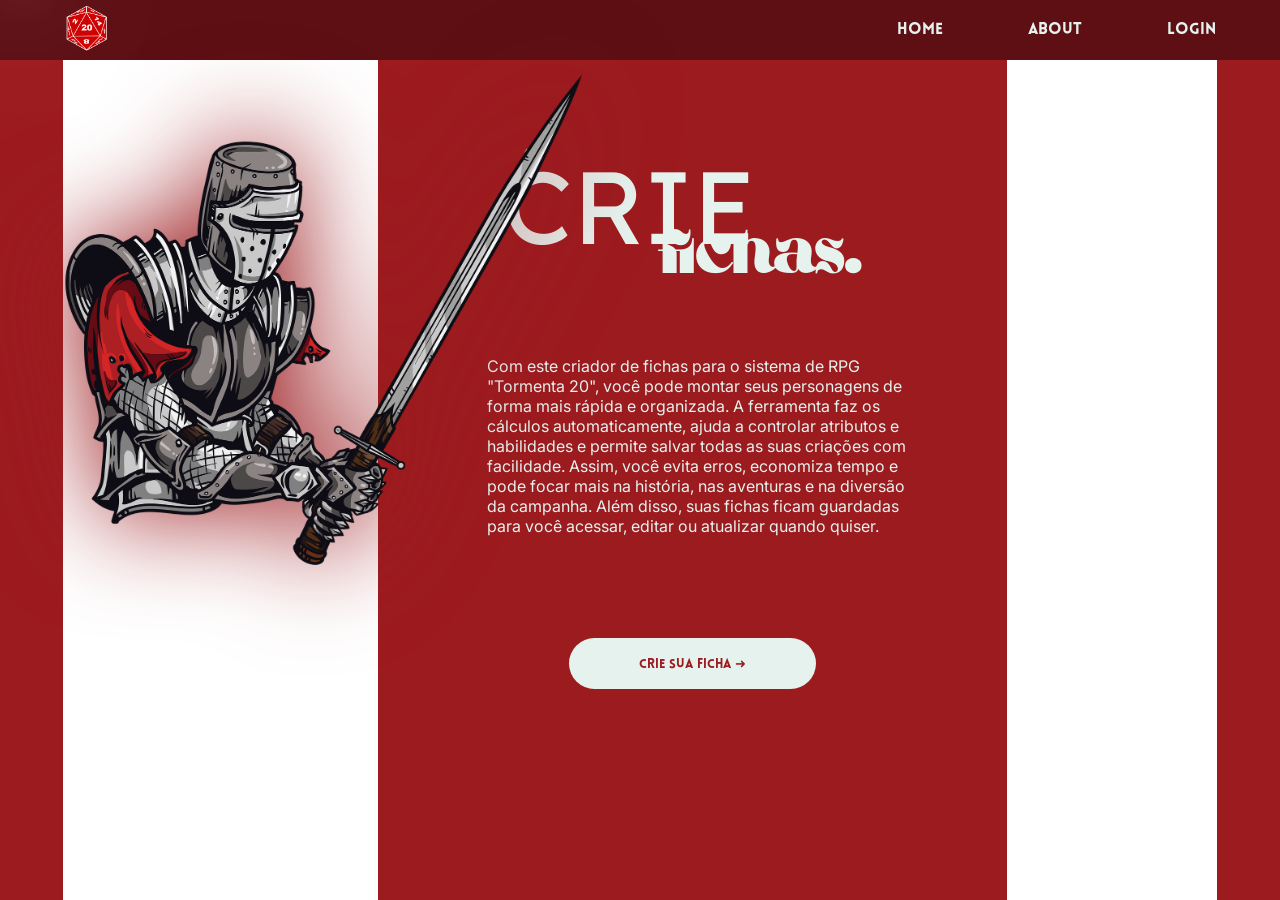
<file: public/index.html>
<!DOCTYPE html>
<html lang="pt-br">
<head>
    <link rel="stylesheet" href="../public/componentes/ui/style_index.css">
    <meta charset="UTF-8">
    <meta name="viewport" content="width=device-width, initial-scale=1.0">
    <title>TORMENTA20</title>

</head>

<body>
    <div class="header" id="header"> <!--aqui eh td a parte do cabecalho-->
       <div class="logo_header"> <!-- esse div aqui eh somente para a logo-->
        <img src="../public/assets/dado20.png" class="img_logo_header" alt="Logo T20">
       </div>

       <div class="navigation_header"> <!-- esse aqui eh somente para os links-->
        <a href="#" class="spark">Home</a>
        <a href="#"class="spark">About</a>
        <a href="#"class="spark">Login</a>
       </div>
    </div>

    <main class="layout"> <!--aqui eh td a parte do layout, faixa, texto, imagem conteudo td-->
    <section class="colorido0"></section>
    <section class="branco"></section> <!-- criei sections para fazer o design das faixas-->
    <section class="colorido">
        <div class="main_titles">
            <h1 class="titulo1">CRIE</h1>
            <h1 class="titulo2">fichas.</h1>
            </div>
        <div class="main_content"> <!-- aqui eh os textos e botoes-->
            <br>
            <p class="main_text">Com este criador de fichas para o sistema de RPG "Tormenta 20", você pode montar seus personagens de forma mais rápida e organizada. A ferramenta faz os cálculos automaticamente, ajuda a controlar atributos e habilidades e permite salvar todas as suas criações com facilidade. Assim, você evita erros, economiza tempo e pode focar mais na história, nas aventuras e na diversão da campanha. Além disso, suas fichas ficam guardadas para você acessar, editar ou atualizar quando quiser.</p>
            <br>
            <button class="main_button">Crie sua ficha ➜</button>
        </div>
    </section>
    <section class="branco2"></section>
    <section class="colorido2"></section>

    <img src="../public/assets/cavaleiro.png" class="imagem_overlay" alt="cavaleiro">
    </main>

    <div class="mouse_trail"></div>
    
    <script src="../public/utils/script_index.js"></script>

</body>
</html>
</file>
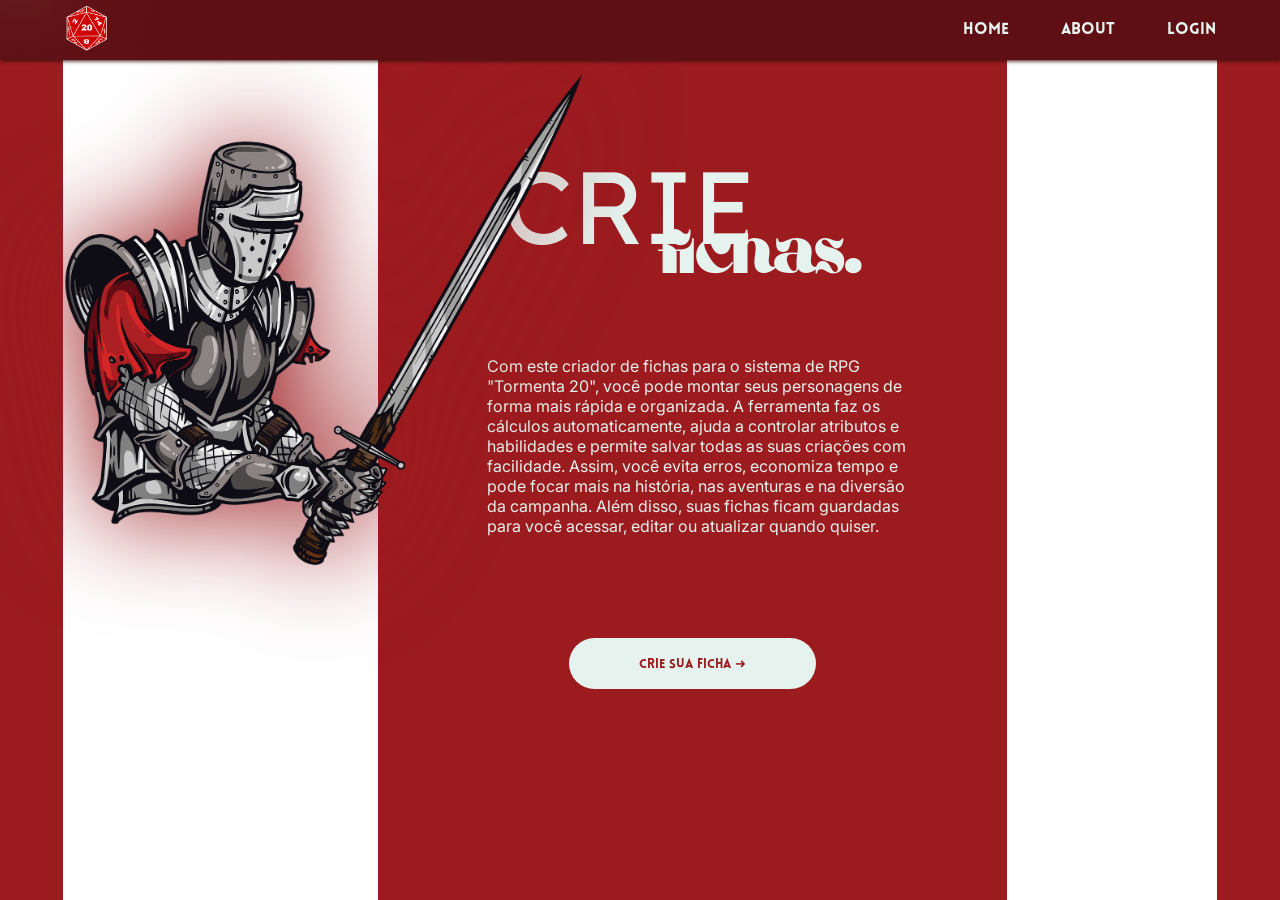
<file: tormenta 20/index.html>
<!DOCTYPE html>
<html lang="pt-br">
<head>
    <link rel="shortcut icon" type="image/x-icon" href="../public/assets/tormenta20-v1-666-1024x602.jpg">
    <link rel="stylesheet" href="../tormenta 20/public/componentes/ui/style_index.css">
    <meta charset="UTF-8">
    <meta name="viewport" content="width=device-width, initial-scale=1.0">
    <title>TORMENTA 20</title>

</head>

<body>
    <div class="header" id="header"> <!--aqui eh td a parte do cabecalho-->
        <div class="logo_header"> <!-- esse div aqui eh somente para a logo-->
            <img src="../tormenta 20/public/assets/dado20.png" class="img_logo_header" alt="Logo T20">
        </div>

        <div class="navigation_header"> <!-- esse aqui eh somente para os links-->
            <a href="../tormenta 20/index.html" class="spark">Home</a>
            <a href="../tormenta 20/public/pages/inside/about.html"class="spark">About</a>
            <a href="../tormenta 20/public/pages/account/forms.html"class="spark">Login</a>
        </div>
    </div>

    <main class="layout"> <!--aqui eh td a parte do layout, faixa, texto, imagem conteudo td-->
    <section class="colorido0"></section>
    <section class="branco"></section> <!-- criei sections para fazer o design das faixas-->
    <section class="colorido">
        <div class="main_titles">
            <h1 class="titulo1">CRIE</h1>
            <h1 class="titulo2">fichas.</h1>
            </div>
        <div class="main_content"> <!-- aqui eh os textos e botoes-->
            <br>
            <p class="main_text">Com este criador de fichas para o sistema de RPG "Tormenta 20", você pode montar seus personagens de forma mais rápida e organizada. A ferramenta faz os cálculos automaticamente, ajuda a controlar atributos e habilidades e permite salvar todas as suas criações com facilidade. Assim, você evita erros, economiza tempo e pode focar mais na história, nas aventuras e na diversão da campanha. Além disso, suas fichas ficam guardadas para você acessar, editar ou atualizar quando quiser.</p>
            <br>
            <button id="ficha" class="main_button">Crie sua ficha ➜</button>
        </div>
    </section>
    <section class="branco2"></section>
    <section class="colorido2"></section>

    <img src="../tormenta 20/public/assets/cavaleiro.png" class="imagem_overlay" alt="cavaleiro">
    </main>
    <div id="root">

    </div>
    <div class="mouse_trail"></div>
    <script src="../tormenta 20/public/utils/script_index.js"></script>
    <script type="module" src="../tormenta 20/src/main.jsx"></script>
</body>
</html>
</file>
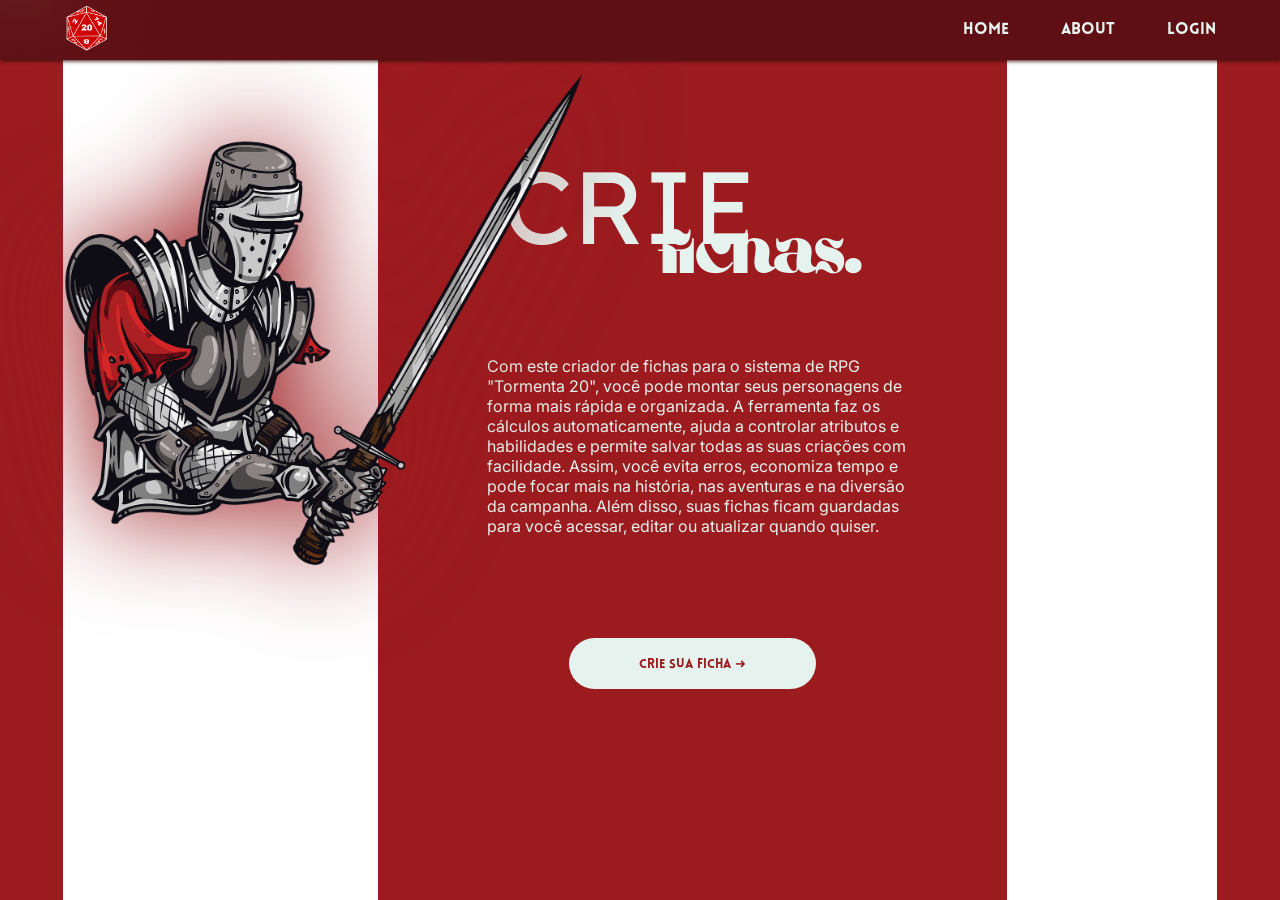
<file: tormenta 20 front/public/index.html>
<!DOCTYPE html>
<html lang="pt-br">
<head>
    <link rel="shortcut icon" type="image/x-icon" href="../public/assets/tormenta20-v1-666-1024x602.jpg">
    <link rel="stylesheet" href="../public/componentes/ui/style_index.css">
    <meta charset="UTF-8">
    <meta name="viewport" content="width=device-width, initial-scale=1.0">
    <title>TORMENTA 20</title>

</head>

<body>
    <div class="header" id="header"> <!--aqui eh td a parte do cabecalho-->
        <div class="logo_header"> <!-- esse div aqui eh somente para a logo-->
            <img src="../public/assets/dado20.png" class="img_logo_header" alt="Logo T20">
        </div>

        <div class="navigation_header"> <!-- esse aqui eh somente para os links-->
            <a href="/public/index.html" class="spark">Home</a>
            <a href="../public/pages/inside/about.html"class="spark">About</a>
            <a href="../public/pages/account/forms.html"class="spark">Login</a>
        </div>
    </div>

    <main class="layout"> <!--aqui eh td a parte do layout, faixa, texto, imagem conteudo td-->
    <section class="colorido0"></section>
    <section class="branco"></section> <!-- criei sections para fazer o design das faixas-->
    <section class="colorido">
        <div class="main_titles">
            <h1 class="titulo1">CRIE</h1>
            <h1 class="titulo2">fichas.</h1>
            </div>
        <div class="main_content"> <!-- aqui eh os textos e botoes-->
            <br>
            <p class="main_text">Com este criador de fichas para o sistema de RPG "Tormenta 20", você pode montar seus personagens de forma mais rápida e organizada. A ferramenta faz os cálculos automaticamente, ajuda a controlar atributos e habilidades e permite salvar todas as suas criações com facilidade. Assim, você evita erros, economiza tempo e pode focar mais na história, nas aventuras e na diversão da campanha. Além disso, suas fichas ficam guardadas para você acessar, editar ou atualizar quando quiser.</p>
            <br>
            <button id="ficha" class="main_button">Crie sua ficha ➜</button>
        </div>
    </section>
    <section class="branco2"></section>
    <section class="colorido2"></section>

    <img src="../public/assets/cavaleiro.png" class="imagem_overlay" alt="cavaleiro">
    </main>

    <div class="mouse_trail"></div>
    
    <script src="../public/utils/script_index.js"></script>

</body>
</html>
</file>
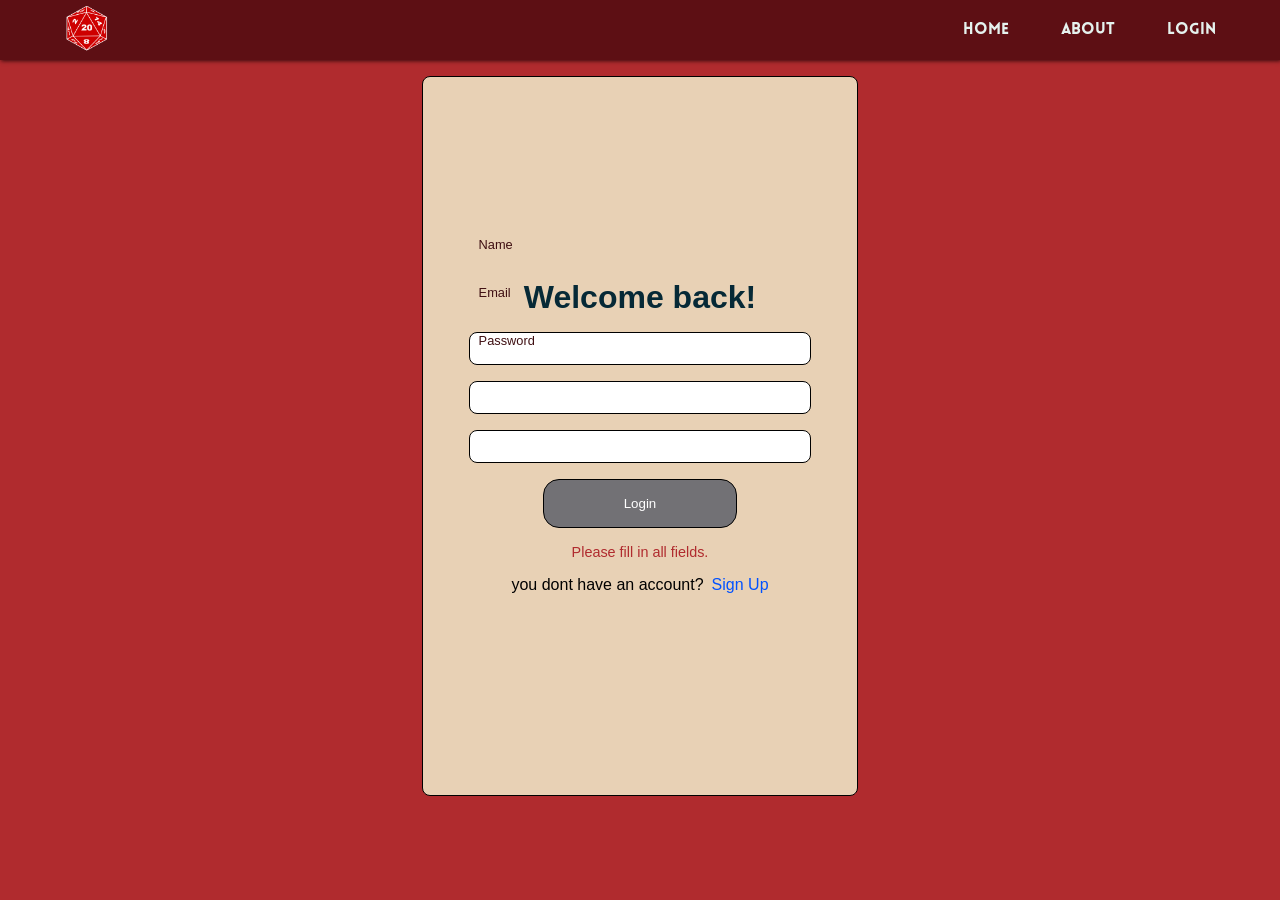
<file: tormenta 20 front/public/pages/account/forms.html>
<!DOCTYPE html>
<html lang="en">
<head>
    <meta charset="UTF-8">
    <meta name="viewport" content="width=device-width, initial-scale=1.0">
    <title>TORMENTA 20</title>
    <link rel="shortcut icon" type="image/x-icon" href="../../assets/tormenta20-v1-666-1024x602.jpg">
    <link rel="stylesheet" href="../../componentes/ui/page.css">
</head>
<body>
<nav class="header" id="header">
    <div class="logo_header">
        <img src="../../assets/dado20.png" class="img_logo_header" alt="Logo T20" title="Logo T20">
    </div>
    
    <div class="navigation_header">
        <a href="../../index.html" class="spark">Home</a>
        <a href="../../pages/inside/about.html"class="spark">About</a>
        <a href="../../pages/account/forms.html"class="spark" id="select">Login</a>
    </div>
</nav>

<section id="signup" hidden>
    <form id="form" action="../../data/create_account.php" method="post">
        <div id="content">
            <h1>New account</h1>
            <input type="text" id="name" name="name" required>
            <label for="name" class="label" id="name-label">Name</label>
            
            <input type="email" id="email" name="email" required>
            <label for="email" class="label" id="email-label">Email</label>
            
            <input type="password" id="password" name="password" required>
            <label for="password" class="label" id="password-label" >Password</label>
            
            <input type="password" id="confirm_pass" name="confirm_pass" required>
            <label for="confirm_pass" class="label" id="confirm_pass-label">Confirm your password</label>
            
            <button id="sign-up-btn" type="submit" disabled>Sign Up</button>
            <p id="message-sign-up">Please fill in all fields.</p>
            <div id="login-link">
                <p>Already have an account?</p>
                <a href="#" id="login_link">Sign In</a>
        </div>
    </form>
</section>
<section id="login">
        <form id="form" action="../../data/create_account.php" method="post">
        <div id="content">
            <h1>Welcome back!</h1>
            <input type="text" id="loginname" name="loginname" required>
            <label for="loginname" class="label" id="name-login">Name</label>

            <input type="email" id="loginemail" name="loginemail" required>
            <label for="loginemail" class="label" id="email-login">Email</label>
            
            <input type="password" id="loginpassword" name="loginpassword" required>
            <label for="loginpassword" class="label" id="password-login" >Password</label>
            
            <button id="login-btn" type="submit" disabled>Login</button>
            <p id="message-login">Please fill in all fields.</p>
            <div id="login-link">
                <p>you dont have an account?</p>
                <a href="#" id="signup_link">Sign Up</a>
            </div>
        </form>
    </section>
    <script src="../../utils/form.js"></script>
</body>
</html>
</file>
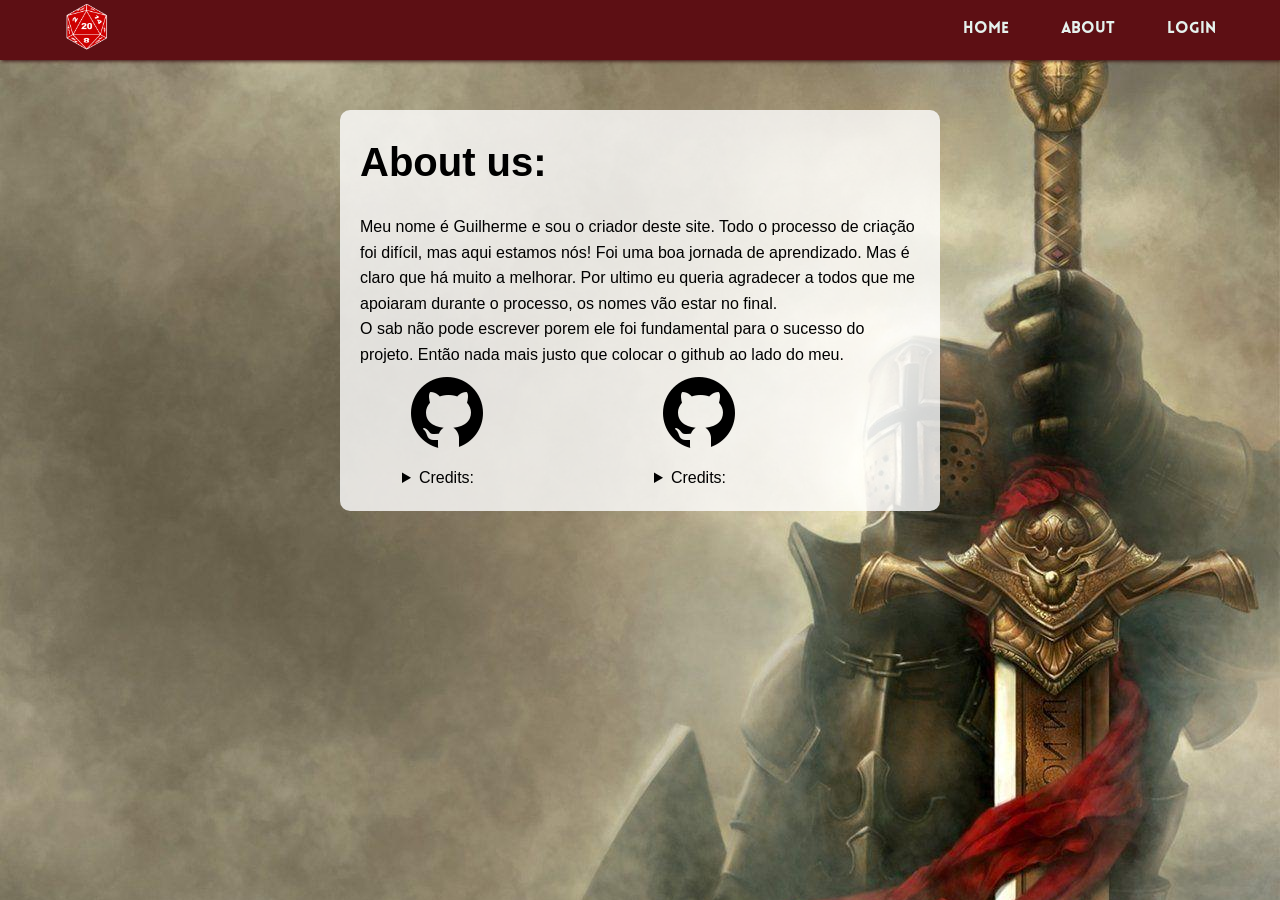
<file: tormenta 20 front/public/pages/inside/about.html>
<!DOCTYPE html>
<html lang="en">
<head>
    <link rel="shortcut icon" type="image/x-icon" href="../../assets/tormenta20-v1-666-1024x602.jpg">
    <meta charset="UTF-8">
    <meta name="viewport" content="width=device-width, initial-scale=1.0">
    <title>TORMENTA 20</title>
    <link rel="stylesheet" href="../../componentes/ui/style_about.css">
</head>
<body>
    <nav class="header" id="header"> <!--aqui eh td a parte do cabecalho-->
        <div class="logo_header"> <!-- esse div aqui eh somente para a logo-->
        <img src="../../assets/dado20.png" class="img_logo_header" alt="Logo T20">
        </div>

        <div class="navigation_header"> <!-- esse aqui eh somente para os links-->
        <a href="../../index.html" class="spark">Home</a>
        <a href="../../pages/inside/about.html"class="spark">About</a>
        <a href="../../pages/account/forms.html"class="spark">Login</a>
        </div>
    </nav>
    <aside id="content">
        <h1 class="title">About us:</h1>
        <p class="main">Meu nome é Guilherme e sou o criador deste site. Todo o processo de criação foi difícil, mas aqui estamos nós! Foi uma boa jornada de aprendizado. Mas é claro que há muito a melhorar. Por ultimo eu queria agradecer a todos que me apoiaram durante o processo, os nomes vão estar no final.</p>
        <p class="main">O sab não pode escrever porem ele foi fundamental para o sucesso do projeto. Então nada mais justo que colocar o github ao lado do meu.</p>
        <div id="elements">
            <div id="credits1">
                <img src="../../assets/github.png" onclick="window.open('https://github.com/guilherme8p9')" title="GitHub do Guilherme" alt="GitHub">
                <details>
                    <summary>Credits:</summary>
                    <ul>
                        <li>Guilherme - Criador do site</li>
                    </ul>
                </details>
            </div>
            <div id="credits2">
                <img src="../../assets/github.png" onclick="window.open('https://github.com/sabbyeee')" title="GitHub do sab" alt="GitHub">
                <details>
                    <summary>Credits:</summary>
                    <ul>
                        <li>Sab - Ajudou com o design e a parte de frontend, um amigo valioso</li>
                    </ul>
                </details>
            </div>
        </div>
    </aside>
</body>
</html>
</file>
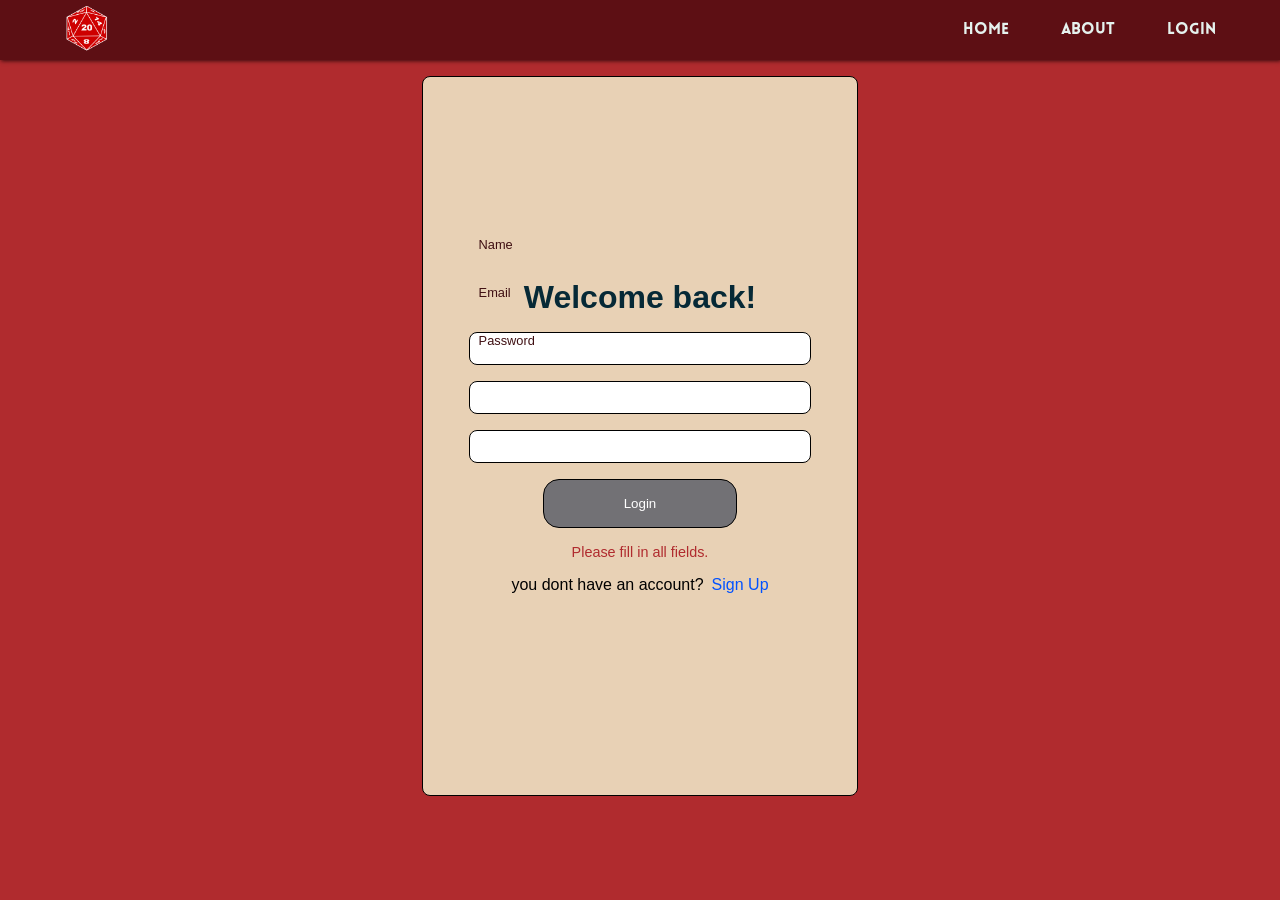
<file: tormenta 20/public/pages/account/forms.html>
<!DOCTYPE html>
<html lang="en">
<head>
    <meta charset="UTF-8">
    <meta name="viewport" content="width=device-width, initial-scale=1.0">
    <title>TORMENTA 20</title>
    <link rel="shortcut icon" type="image/x-icon" href="../../assets/tormenta20-v1-666-1024x602.jpg">
    <link rel="stylesheet" href="../../componentes/ui/page.css">
</head>
<body>
<nav class="header" id="header">
    <div class="logo_header">
        <img src="../../assets/dado20.png" class="img_logo_header" alt="Logo T20" title="Logo T20">
    </div>
    
    <div class="navigation_header">
        <a href="../../../index.html" class="spark">Home</a>
        <a href="../../pages/inside/about.html"class="spark">About</a>
        <a href="../../pages/account/forms.html"class="spark" id="select">Login</a>
    </div>
</nav>

<section id="signup" hidden>
    <form id="form" action="../../data/create_account.php" method="post">
        <div id="content">
            <h1>New account</h1>
            <input type="text" id="name" name="name" required>
            <label for="name" class="label" id="name-label">Name</label>
            
            <input type="email" id="email" name="email" required>
            <label for="email" class="label" id="email-label">Email</label>
            
            <input type="password" id="password" name="password" required>
            <label for="password" class="label" id="password-label" >Password</label>
            
            <input type="password" id="confirm_pass" name="confirm_pass" required>
            <label for="confirm_pass" class="label" id="confirm_pass-label">Confirm your password</label>
            
            <button id="sign-up-btn" type="submit" disabled>Sign Up</button>
            <p id="message-sign-up">Please fill in all fields.</p>
            <div id="login-link">
                <p>Already have an account?</p>
                <a href="#" id="login_link">Sign In</a>
        </div>
    </form>
</section>
<section id="login">
        <form id="form" action="../../data/create_account.php" method="post">
        <div id="content">
            <h1>Welcome back!</h1>
            <input type="text" id="loginname" name="loginname" required>
            <label for="loginname" class="label" id="name-login">Name</label>

            <input type="email" id="loginemail" name="loginemail" required>
            <label for="loginemail" class="label" id="email-login">Email</label>
            
            <input type="password" id="loginpassword" name="loginpassword" required>
            <label for="loginpassword" class="label" id="password-login" >Password</label>
            
            <button id="login-btn" type="submit" disabled>Login</button>
            <p id="message-login">Please fill in all fields.</p>
            <div id="login-link">
                <p>you dont have an account?</p>
                <a href="#" id="signup_link">Sign Up</a>
            </div>
        </form>
    </section>
    <script src="../../utils/form.js"></script>
</body>
</html>
</file>
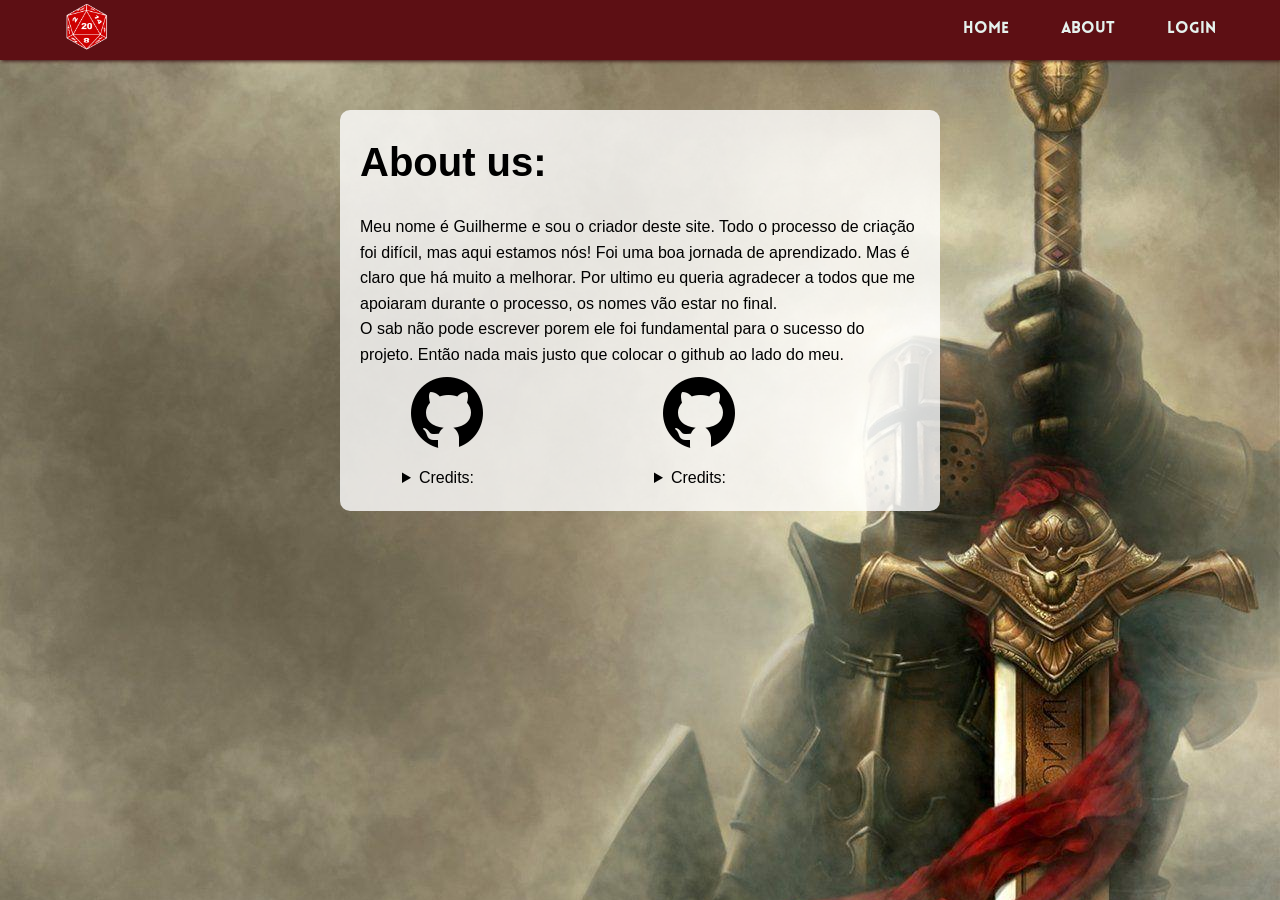
<file: tormenta 20/public/pages/inside/about.html>
<!DOCTYPE html>
<html lang="en">
<head>
    <link rel="shortcut icon" type="image/x-icon" href="../../assets/tormenta20-v1-666-1024x602.jpg">
    <meta charset="UTF-8">
    <meta name="viewport" content="width=device-width, initial-scale=1.0">
    <title>TORMENTA 20</title>
    <link rel="stylesheet" href="../../componentes/ui/style_about.css">
</head>
<body>
    <nav class="header" id="header"> <!--aqui eh td a parte do cabecalho-->
        <div class="logo_header"> <!-- esse div aqui eh somente para a logo-->
        <img src="../../assets/dado20.png" class="img_logo_header" alt="Logo T20">
        </div>

        <div class="navigation_header"> <!-- esse aqui eh somente para os links-->
        <a href="../../../index.html" class="spark">Home</a>
        <a href="../../pages/inside/about.html"class="spark">About</a>
        <a href="../../pages/account/forms.html"class="spark">Login</a>
        </div>
    </nav>
    <aside id="content">
        <h1 class="title">About us:</h1>
        <p class="main">Meu nome é Guilherme e sou o criador deste site. Todo o processo de criação foi difícil, mas aqui estamos nós! Foi uma boa jornada de aprendizado. Mas é claro que há muito a melhorar. Por ultimo eu queria agradecer a todos que me apoiaram durante o processo, os nomes vão estar no final.</p>
        <p class="main">O sab não pode escrever porem ele foi fundamental para o sucesso do projeto. Então nada mais justo que colocar o github ao lado do meu.</p>
        <div id="elements">
            <div id="credits1">
                <img src="../../assets/github.png" onclick="window.open('https://github.com/guilherme8p9')" title="GitHub do Guilherme" alt="GitHub">
                <details>
                    <summary>Credits:</summary>
                    <ul>
                        <li>Guilherme - Criador do site</li>
                    </ul>
                </details>
            </div>
            <div id="credits2">
                <img src="../../assets/github.png" onclick="window.open('https://github.com/sabbyeee')" title="GitHub do sab" alt="GitHub">
                <details>
                    <summary>Credits:</summary>
                    <ul>
                        <li>Sab - Ajudou com o design e a parte de frontend, um amigo valioso</li>
                    </ul>
                </details>
            </div>
        </div>
    </aside>
</body>
</html>
</file>
<file: public/componentes/ui/style_index.css>
/* aqui estou criando variaveis de cor para usar depois */
     :root {
        --color-main: #9c1b1f;
        --color-submain: #a33139;
        --color-darkmain: #5d0f14; /*green */
        --color-totalwhite: #ffffff; /* green 2*/
        --color-darkestmain: #34090c; /*green3*/
        --color-white: #e5f2ee;  
    }

    /* qnd vc usa o asterisco ele aplica pra todos os elementos da pagina */
    * {
        margin: 0;
        padding: 0;
    }

    /* aqui eu crio a fonte personalizada q eu quero usar, uso format truetype pq eh fonte .ttf e opentype pra .otf */
    @font-face {
        font-family: readex pro;
        src: url('../../assets/Lovelo\ Black.otf') format(truetype);
        font-weight: normal;
        font-style: normal;
    }
    @font-face {
        font-family: lovelo;
        src: url('../../assets/ReadexPro-Regular.ttf') format(opentype);
        font-weight: normal;
        font-style: normal;
    }
    @font-face {
        font-family: ahsing;
        src: url('../../assets/ahsing-regular.otf') format(opentype);
        font-weight: normal;
        font-style: normal;
    }
    @font-face {
        font-family: inter;
        src: url('../../assets/Inter-VariableFont_opsz\,wght.ttf') format(truetype);
        font-weight: normal;
        font-style: normal;
    
    }
     body {
       
        font-family: 'readex pro';
        background-color: var(--color-totalwhite);
        height: 100%;
        
    }


    /* aqui eu mexo na imagem da logo e deixo ela menor */
    .img_logo_header{
        width: 45.5px;
        transition: 0.5s ;
    }
    .img_logo_header:hover{
        width: 40px;
    }

    /* aqui eu alinho os elementos */
    .header, .navigation_header {
        display: flex;
        flex-direction: row;
        align-items: center;
    }

    /* aqui eu altero o fundo da header */
    .header{
        background-color: var(--color-darkmain);
        box-shadow: 1px 1px 4px var(--color-darkestmain);
        height: 60px;
        justify-content: space-between;
        padding: 0 5%;
    }

    /* coloca o espaco entre os elemtnos na header */
    .navigation_header{
    gap: 85px;
    }

    /* altera as cores e animacoes dos links*/
    .navigation_header a{
        text-decoration: none;
        color: var(--color-white);
        transition: 1s;
    }
    /*ainda alterando as animacoes, aqui eh o brilho qnd passa o mouse*/
    .spark:hover{
     text-shadow: 0 0 15px var(--color-totalwhite);
    }
    
    /*animacao das coisas*/

     @keyframes deslizapaga {
        from {opacity: 0; transform: translateY(20px);}
        to {opacity: 100; transform: translateY(0);}
    }

    @keyframes desvanecer {
        0%{opacity: 0; transform: translate(-50%, -50%); scale: 0.3; rotate: 0deg;}
        10%{opacity: 1;}
        100%{opacity: 0; transform: translate(-50%, -50%); scale: 4; rotate: 90deg;}
    }

    .main_titles{animation: deslizapaga 2s forwards ease;}
    .main_content{animation: deslizapaga 2s forwards ease;}
    .imagem_overlay{animation: deslizapaga 2s forwards ease;}
    .navigation_header a{animation: deslizapaga 2s forwards ease;}
    .img_logo_header{animation: deslizapaga 2s forwards ease;}

    /*trilha do mouse, usa javascript*/
    .mouse_trail{
        width: 10px;
        height: 10px;
        background-color: rgba(255, 255, 255, 1);
        filter: blur(4px);
        box-shadow: 0 0 20px 5px rgba(255, 255, 255, 1);
        border-radius: 50%;
        position: fixed;
        pointer-events: none;
        transform: translate(-50%, -50%);
        animation: desvanecer 0.8 forwards ease-out;
        z-index: 9999;
        top: 0;
        left: 0;
        mix-blend-mode: screen;
        
    }

    /* isso tudo aqui eh pra fazer as faixas vermelhas desgracadas*/
    .layout{ display: grid;
        grid-template-columns: 0.3fr 1.5fr 3fr 1fr 0.3fr;
        min-height: calc(100vh - 60px);
        grid-template-rows: auto;}

    .colorido0 {grid-column: 1; background-color: var(--color-main);}
    .branco{grid-column: 2; background-color: var(--color-totalwhite);}
    .colorido{ grid-column: 3; background-color: var(--color-main); grid-row: 1;}
    .branco2{grid-column: 4; background-color: var(--color-totalwhite);}
    .colorido2{grid-column: 5; background-color: var(--color-main); grid-row: 1;}

    .colorido0, .branco, .colorido, .branco2, .colorido2 {grid-row: 1; height: 100%;}

    /*isso aqui eh a imagem do cavaleiro*/
     .imagem_overlay{
        grid-column: 2 / 4;
        grid-row: 1;
        z-index: 10;
        width: 55%;
        pointer-events: none;
        margin-left: 0;
        margin-top: 15px;
        align-self: left ;
        justify-self: left;
        transition: 1s;
        filter: drop-shadow(0 0 53px var(--color-main));
     }

     /*AQUI eh pros textos dentro da faixa vermelha*/

     .titulo1 {
        font-family: 'lovelo';
        font-weight: normal;
        color: var(--color-white);
        font-size: clamp(40px, 8vw, 130px);
        margin-top: 13%;
        margin-right: 20%;
        margin-bottom: 0;
        transition: 1s;
     }
     .titulo2 {
        font-family: 'ahsing';
        font-weight: normal;
        color: var(--color-white);
        font-size: clamp(25px, 5vw, 100px);
        margin-top: -5vh;
        margin-left: 15vh;
        transition: 1s;
     }

     .titulo2:hover{filter: drop-shadow(0 0 15px var(--color-totalwhite));}
     .titulo1:hover{filter: drop-shadow(0 0 15px var(--color-totalwhite));}

     .main_text{
        font-family: 'inter';
        font-weight: normal;
        color: var(--color-white);
        margin: clamp(45px, 8.5vw, 140px);
        margin-top: 5%;
        margin-right: 15%;
     }

     .main_button{
        background-color: var(--color-white);
        color: var(--color-main);
        font-family: 'readex pro';
        padding: 18px 70px;
        border: none;
        border-radius: 50px;
        font-size: clamp(10px, 1vw, 18px);
        text-align: center;
        cursor: pointer;
        transition: 1s;
        margin-top: -10%;  
     }

     .main_button:hover{
        box-shadow: 0 0 50px var(--color-white);
     }

     .main_content{
       grid-column: 3;
       display: flex;
       flex-direction: column;
       align-items: center;
       justify-content: center;
        gap: 20px;

     }
     .main_titles{
        display: flex;
        flex-direction: column;
        align-items: center;
     }
</file>
<file: tormenta 20/public/componentes/ui/style_index.css>
/* aqui estou criando variaveis de cor para usar depois */
     :root {
        --color-main: #9c1b1f;
        --color-submain: #a33139;
        --color-darkmain: #5d0f14; /*green */
        --color-totalwhite: #ffffff; /* green 2*/
        --color-darkestmain: #34090c; /*green3*/
        --color-white: #e5f2ee;  
    }

    /* qnd vc usa o asterisco ele aplica pra todos os elementos da pagina */
    * {
        margin: 0;
        padding: 0;
    }

    /* aqui eu crio a fonte personalizada q eu quero usar, uso format truetype pq eh fonte .ttf e opentype pra .otf */
    @font-face {
        font-family: readex pro;
        src: url('../../assets/Lovelo\ Black.otf') format(truetype);
        font-weight: normal;
        font-style: normal;
    }
    @font-face {
        font-family: lovelo;
        src: url('../../assets/ReadexPro-Regular.ttf') format(opentype);
        font-weight: normal;
        font-style: normal;
    }
    @font-face {
        font-family: ahsing;
        src: url('../../assets/ahsing-regular.otf') format(opentype);
        font-weight: normal;
        font-style: normal;
    }
    @font-face {
        font-family: inter;
        src: url('../../assets/Inter-VariableFont_opsz\,wght.ttf') format(truetype);
        font-weight: normal;
        font-style: normal;
    
    }
     body {
       
        font-family: 'readex pro';
        background-color: var(--color-totalwhite);
        height: 100%;
        
    }


    /* aqui eu mexo na imagem da logo e deixo ela menor */
    .img_logo_header{
        width: 45.5px;
        transition: 0.5s ;
    }
    .img_logo_header:hover{
        width: 40px;
    }
    /* aqui eu alinho os elementos */
    .header, .navigation_header {
        display: flex;
        flex-direction: row;
        align-items: center;
    }

    /* aqui eu altero o fundo da header */
    .header{
        background-color: var(--color-darkmain);
        box-shadow: 1px 1px 4px var(--color-darkestmain);
        height: 60px;
        justify-content: space-between;
        padding: 0 5%;
        position: sticky;
        top: 0;
        z-index: 100;
    }

    /* coloca o espaco entre os elemtnos na header */
    .navigation_header{
    gap: 52px;
    }

    /* altera as cores e animacoes dos links*/
    .navigation_header a{
        text-decoration: none;
        color: var(--color-white);
        transition: 1s;
    }
    /*ainda alterando as animacoes, aqui eh o brilho qnd passa o mouse*/
    .spark:hover{
     text-shadow: 0 0 15px var(--color-totalwhite);
    }
    
    /*animacao das coisas*/

     @keyframes deslizapaga {
        from {opacity: 0; transform: translateY(20px);}
        to {opacity: 100; transform: translateY(0);}
    }

    @keyframes desvanecer {
        0%{opacity: 0; transform: translate(-50%, -50%); scale: 0.3; rotate: 0deg;}
        10%{opacity: 1;}
        100%{opacity: 0; transform: translate(-50%, -50%); scale: 4; rotate: 90deg;}
    }

    .main_titles{animation: deslizapaga 2s forwards ease;}
    .main_content{animation: deslizapaga 2s forwards ease;}
    .imagem_overlay{animation: deslizapaga 2s forwards ease;}
    .navigation_header a{animation: deslizapaga 2s forwards ease;}
    .img_logo_header{animation: deslizapaga 2s forwards ease;}

    /*trilha do mouse, usa javascript*/
    .mouse_trail{
        width: 10px;
        height: 10px;
        background-color: rgba(255, 255, 255, 1);
        filter: blur(4px);
        box-shadow: 0 0 20px 5px rgba(255, 255, 255, 1);
        border-radius: 50%;
        position: fixed;
        pointer-events: none;
        transform: translate(-50%, -50%);
        animation: desvanecer 0.8 forwards ease-out;
        z-index: 9999;
        top: 0;
        left: 0;
        mix-blend-mode: screen;
        
    }

    /* isso tudo aqui eh pra fazer as faixas vermelhas desgracadas*/
    .layout{ display: grid;
        grid-template-columns: 0.3fr 1.5fr 3fr 1fr 0.3fr;
        min-height: calc(100vh - 60px);
        grid-template-rows: auto;}

    .colorido0 {grid-column: 1; background-color: var(--color-main);}
    .branco{grid-column: 2; background-color: var(--color-totalwhite);}
    .colorido{ grid-column: 3; background-color: var(--color-main); grid-row: 1;}
    .branco2{grid-column: 4; background-color: var(--color-totalwhite);}
    .colorido2{grid-column: 5; background-color: var(--color-main); grid-row: 1;}

    .colorido0, .branco, .colorido, .branco2, .colorido2 {grid-row: 1; height: 100%;}

    /*isso aqui eh a imagem do cavaleiro*/
     .imagem_overlay{
        grid-column: 2 / 4;
        grid-row: 1;
        z-index: 10;
        width: 55%;
        pointer-events: none;
        margin-left: 0;
        margin-top: 15px;
        align-self: left ;
        justify-self: left;
        transition: 1s;
        filter: drop-shadow(0 0 53px var(--color-main));
     }

     /*AQUI eh pros textos dentro da faixa vermelha*/

     .titulo1 {
        font-family: 'lovelo';
        font-weight: normal;
        color: var(--color-white);
        font-size: clamp(40px, 8vw, 130px);
        margin-top: 13%;
        margin-right: 20%;
        margin-bottom: 0;
        transition: 1s;
     }
     .titulo2 {
        font-family: 'ahsing';
        font-weight: normal;
        color: var(--color-white);
        font-size: clamp(25px, 5vw, 100px);
        margin-top: -5vh;
        margin-left: 15vh;
        transition: 1s;
     }

     .titulo2:hover{filter: drop-shadow(0 0 15px var(--color-totalwhite));}
     .titulo1:hover{filter: drop-shadow(0 0 15px var(--color-totalwhite));}

     .main_text{
        font-family: 'inter';
        font-weight: normal;
        color: var(--color-white);
        margin: clamp(45px, 8.5vw, 140px);
        margin-top: 5%;
        margin-right: 15%;
     }

     .main_button{
        background-color: var(--color-white);
        color: var(--color-main);
        font-family: 'readex pro';
        padding: 18px 70px;
        border: none;
        border-radius: 50px;
        font-size: clamp(10px, 1vw, 18px);
        text-align: center;
        cursor: pointer;
        transition: 1s;
        margin-top: -10%;  
     }

     .main_button:hover{
        box-shadow: 0 0 50px var(--color-white);
     }

     .main_content{
       grid-column: 3;
       display: flex;
       flex-direction: column;
       align-items: center;
       justify-content: center;
        gap: 20px;

     }
     .main_titles{
        display: flex;
        flex-direction: column;
        align-items: center;
     }
</file>
<file: tormenta 20 front/public/componentes/ui/style_index.css>
/* aqui estou criando variaveis de cor para usar depois */
     :root {
        --color-main: #9c1b1f;
        --color-submain: #a33139;
        --color-darkmain: #5d0f14; /*green */
        --color-totalwhite: #ffffff; /* green 2*/
        --color-darkestmain: #34090c; /*green3*/
        --color-white: #e5f2ee;  
    }

    /* qnd vc usa o asterisco ele aplica pra todos os elementos da pagina */
    * {
        margin: 0;
        padding: 0;
    }

    /* aqui eu crio a fonte personalizada q eu quero usar, uso format truetype pq eh fonte .ttf e opentype pra .otf */
    @font-face {
        font-family: readex pro;
        src: url('../../assets/Lovelo\ Black.otf') format(truetype);
        font-weight: normal;
        font-style: normal;
    }
    @font-face {
        font-family: lovelo;
        src: url('../../assets/ReadexPro-Regular.ttf') format(opentype);
        font-weight: normal;
        font-style: normal;
    }
    @font-face {
        font-family: ahsing;
        src: url('../../assets/ahsing-regular.otf') format(opentype);
        font-weight: normal;
        font-style: normal;
    }
    @font-face {
        font-family: inter;
        src: url('../../assets/Inter-VariableFont_opsz\,wght.ttf') format(truetype);
        font-weight: normal;
        font-style: normal;
    
    }
     body {
       
        font-family: 'readex pro';
        background-color: var(--color-totalwhite);
        height: 100%;
        
    }


    /* aqui eu mexo na imagem da logo e deixo ela menor */
    .img_logo_header{
        width: 45.5px;
        transition: 0.5s ;
    }
    .img_logo_header:hover{
        width: 40px;
    }
    /* aqui eu alinho os elementos */
    .header, .navigation_header {
        display: flex;
        flex-direction: row;
        align-items: center;
    }

    /* aqui eu altero o fundo da header */
    .header{
        background-color: var(--color-darkmain);
        box-shadow: 1px 1px 4px var(--color-darkestmain);
        height: 60px;
        justify-content: space-between;
        padding: 0 5%;
        position: sticky;
        top: 0;
        z-index: 100;
    }

    /* coloca o espaco entre os elemtnos na header */
    .navigation_header{
    gap: 52px;
    }

    /* altera as cores e animacoes dos links*/
    .navigation_header a{
        text-decoration: none;
        color: var(--color-white);
        transition: 1s;
    }
    /*ainda alterando as animacoes, aqui eh o brilho qnd passa o mouse*/
    .spark:hover{
     text-shadow: 0 0 15px var(--color-totalwhite);
    }
    
    /*animacao das coisas*/

     @keyframes deslizapaga {
        from {opacity: 0; transform: translateY(20px);}
        to {opacity: 100; transform: translateY(0);}
    }

    @keyframes desvanecer {
        0%{opacity: 0; transform: translate(-50%, -50%); scale: 0.3; rotate: 0deg;}
        10%{opacity: 1;}
        100%{opacity: 0; transform: translate(-50%, -50%); scale: 4; rotate: 90deg;}
    }

    .main_titles{animation: deslizapaga 2s forwards ease;}
    .main_content{animation: deslizapaga 2s forwards ease;}
    .imagem_overlay{animation: deslizapaga 2s forwards ease;}
    .navigation_header a{animation: deslizapaga 2s forwards ease;}
    .img_logo_header{animation: deslizapaga 2s forwards ease;}

    /*trilha do mouse, usa javascript*/
    .mouse_trail{
        width: 10px;
        height: 10px;
        background-color: rgba(255, 255, 255, 1);
        filter: blur(4px);
        box-shadow: 0 0 20px 5px rgba(255, 255, 255, 1);
        border-radius: 50%;
        position: fixed;
        pointer-events: none;
        transform: translate(-50%, -50%);
        animation: desvanecer 0.8 forwards ease-out;
        z-index: 9999;
        top: 0;
        left: 0;
        mix-blend-mode: screen;
        
    }

    /* isso tudo aqui eh pra fazer as faixas vermelhas desgracadas*/
    .layout{ display: grid;
        grid-template-columns: 0.3fr 1.5fr 3fr 1fr 0.3fr;
        min-height: calc(100vh - 60px);
        grid-template-rows: auto;}

    .colorido0 {grid-column: 1; background-color: var(--color-main);}
    .branco{grid-column: 2; background-color: var(--color-totalwhite);}
    .colorido{ grid-column: 3; background-color: var(--color-main); grid-row: 1;}
    .branco2{grid-column: 4; background-color: var(--color-totalwhite);}
    .colorido2{grid-column: 5; background-color: var(--color-main); grid-row: 1;}

    .colorido0, .branco, .colorido, .branco2, .colorido2 {grid-row: 1; height: 100%;}

    /*isso aqui eh a imagem do cavaleiro*/
     .imagem_overlay{
        grid-column: 2 / 4;
        grid-row: 1;
        z-index: 10;
        width: 55%;
        pointer-events: none;
        margin-left: 0;
        margin-top: 15px;
        align-self: left ;
        justify-self: left;
        transition: 1s;
        filter: drop-shadow(0 0 53px var(--color-main));
     }

     /*AQUI eh pros textos dentro da faixa vermelha*/

     .titulo1 {
        font-family: 'lovelo';
        font-weight: normal;
        color: var(--color-white);
        font-size: clamp(40px, 8vw, 130px);
        margin-top: 13%;
        margin-right: 20%;
        margin-bottom: 0;
        transition: 1s;
     }
     .titulo2 {
        font-family: 'ahsing';
        font-weight: normal;
        color: var(--color-white);
        font-size: clamp(25px, 5vw, 100px);
        margin-top: -5vh;
        margin-left: 15vh;
        transition: 1s;
     }

     .titulo2:hover{filter: drop-shadow(0 0 15px var(--color-totalwhite));}
     .titulo1:hover{filter: drop-shadow(0 0 15px var(--color-totalwhite));}

     .main_text{
        font-family: 'inter';
        font-weight: normal;
        color: var(--color-white);
        margin: clamp(45px, 8.5vw, 140px);
        margin-top: 5%;
        margin-right: 15%;
     }

     .main_button{
        background-color: var(--color-white);
        color: var(--color-main);
        font-family: 'readex pro';
        padding: 18px 70px;
        border: none;
        border-radius: 50px;
        font-size: clamp(10px, 1vw, 18px);
        text-align: center;
        cursor: pointer;
        transition: 1s;
        margin-top: -10%;  
     }

     .main_button:hover{
        box-shadow: 0 0 50px var(--color-white);
     }

     .main_content{
       grid-column: 3;
       display: flex;
       flex-direction: column;
       align-items: center;
       justify-content: center;
        gap: 20px;

     }
     .main_titles{
        display: flex;
        flex-direction: column;
        align-items: center;
     }
</file>
<file: tormenta 20 front/public/componentes/ui/page.css>
:root{
    --black: #000;
    --titulosborda:#062936;
    --bordanomes:#3f0f12;
    --rodape:#6f3c27;
    --vermelho:#b02b2e;
    --aspas:#f0dc82;
    --bg:#e8d1b5;
    --grayblur:#727175;
    --linhaA:#ddd9d5;
    --linhaBbg:#f6f6f6;
    --white:#ffffff;
    --azul: #0051ff;
    --color-main: #9c1b1f;
    --color-submain: #a33139;
    --color-darkmain: #5d0f14; /*green */
    --color-totalwhite: #ffffff; /* green 2*/
    --color-darkestmain: #34090c; /*green3*/
    --color-white: #e5f2ee;  
}
@font-face {
    font-family: readex pro;
    src: url('../../assets/Lovelo\ Black.otf') format(truetype);
    font-weight: normal;
    font-style: normal;
}

.img_logo_header{
    width: 45.5px;
    transition: 0.5s ;
}
.img_logo_header:hover{
    width: 40px;
}
/* aqui eu alinho os elementos */
.header, .navigation_header {
    display: flex;
    flex-direction: row;
    align-items: center;
}

/* aqui eu altero o fundo da header */
.header{
    position: sticky;
    background-color: var(--color-darkmain);
    box-shadow: 1px 1px 4px var(--color-darkestmain);
    height: 60px;
    justify-content: space-between;
    padding: 0 5%;
    position: sticky;
    top: 0;
    z-index: 100;
}

/* coloca o espaco entre os elemtnos na header */
.navigation_header{
    font-family: 'readex pro';
    gap: 52px;
}

/* altera as cores e animacoes dos links*/
.navigation_header a{
    text-decoration: none;
    color: var(--color-white);
    transition: 1s;
}
/*ainda alterando as animacoes, aqui eh o brilho qnd passa o mouse*/
.spark:hover{
    text-shadow: 0 0 15px var(--color-totalwhite);
}

*{
    margin: 0;
    padding: 0;
    box-sizing: border-box;
}

body{
    font-family: 'Arial', sans-serif;
    background-color: var(--vermelho);
    color: var(--black);
}

#form{
    gap: 1rem;
    padding: 1rem;
    display: flex;
    flex-direction: column;
    align-items: center;
    justify-content: center;
}

#content{
    position: relative;
    gap: 1rem;
    padding: 1rem;
    display: flex;
    flex-direction: column;
    align-items: center;
    justify-content: center;
    border: 1px solid var(--black);
    border-radius: 0.5rem;
    padding: 1rem;
    background-color: var(--bg);
    width: 35%;
    height: 80vh;
}

#sign-up-btn, #login-btn{
    padding: 1rem 5rem;
    border: 1px solid var(--black);
    border-radius: 1rem;
}

#sign-up-btn:hover, #login-btn:hover{
    background-color: var(--vermelho);
    color: var(--white);
    cursor: pointer;
}

#sign-up-btn:active, #login-btn:active{
    background-color: var(--black);
    color: var(--white);
}

#sign-up-btn:disabled, #login-btn:disabled{
    background-color: var(--grayblur);
    color: var(--white);
    cursor: not-allowed;
}

#form input{
    padding: 0.5rem;
    border: 1px solid var(--black);
    border-radius: 0.5rem;
    width: 85%;
}

#message-sign-up, #message-login{
    color: var(--vermelho);
    font-size: 0.9rem;
}

label{
    top: 10.5rem;
    justify-content: space-between;
    left: 32rem;
    background-color: transparent;
    padding: 0 0.5rem;
    transition: transform 0.3s ease, color 0.3s ease, background-color 0.4s ease;
}

input:focus + label{
    transform: translateY(-1rem) translateX(1rem);
    color: var(--azul);
    background-color: var(--bg);
}

input:focus{
    outline: none;
    border-color: var(--azul);
}

#content h1{
    font-size: 2rem;
    color: var(--titulosborda);
}

#content label{
    cursor: text;
    font-size: 0.8rem;
    color: var(--bordanomes);
}

.label{
    position: absolute;
    left: 3rem;
}

#name-label{
    top: 8.4rem;
}

#email-label{
    top: 11.5rem;
}

#password-label{
    top: 14.5rem;
}

#confirm_pass-label{
    top: 17.6rem;
}

#name-login{
    top: 10rem;
}

#email-login{
    top: 13rem;
}

#password-login{
    top: 16rem;
}

#login-link{
    display: flex;
    flex-direction: row;
    align-items: center;
    gap: 0.5rem;
}

#login-link a{
    color: var(--azul);
    text-decoration: none;
}
#login-link a:hover{
    text-decoration: underline;
}
</file>
<file: tormenta 20 front/public/componentes/ui/style_about.css>
:root{
    --color-main: #9c1b1f;
    --color-submain: #a33139;
    --color-darkmain: #5d0f14; /*green */
    --color-totalwhite: #ffffff; /* green 2*/
    --color-darkestmain: #34090c; /*green3*/
    --color-white: #e5f2ee;  
}

@font-face {
    font-family: readex pro;
    src: url('../../assets/Lovelo\ Black.otf') format(truetype);
    font-weight: normal;
    font-style: normal;
}

.img_logo_header{
    width: 45.5px;
    transition: 0.5s ;
}
.img_logo_header:hover{
    width: 40px;
}
/* aqui eu alinho os elementos */
.header, .navigation_header {
    display: flex;
    flex-direction: row;
    align-items: center;
}

/* aqui eu altero o fundo da header */
.header{
    position: sticky;
    background-color: var(--color-darkmain);
    box-shadow: 1px 1px 4px var(--color-darkestmain);
    height: 60px;
    justify-content: space-between;
    padding: 0 5%;
    position: sticky;
    top: 0;
    z-index: 100;
}

/* coloca o espaco entre os elemtnos na header */
.navigation_header{
    font-family: 'readex pro';
    gap: 52px;
}

/* altera as cores e animacoes dos links*/
.navigation_header a{
    text-decoration: none;
    color: var(--color-white);
    transition: 1s;
}
/*ainda alterando as animacoes, aqui eh o brilho qnd passa o mouse*/
.spark:hover{
    text-shadow: 0 0 15px var(--color-totalwhite);
}

*{
    margin: 0;
    padding: 0;
    box-sizing: border-box;
}

body{
    background-image: url('../../assets/34192.jpg');
    background-size: cover;
    line-height: 1.6;
}

#content{
    background-color: rgba(255, 255, 255, 0.8);
    padding: 20px;
    border-radius: 10px;
    max-width: 600px;
    margin: 50px auto;
    font-family: 'Arial', sans-serif;
    color: var(--black);
}
.main{
    display: flex;
    flex-direction: column;
    align-items: center;
}
.title{
    display: flex;
    flex-direction: column;
    font-size: 2.5rem;
    margin-bottom: 20px;
}

.header, .navigation_header {
    display: flex;
    flex-direction: row;
    align-items: center;
}

#credits1{
    flex-direction: column;
    align-items: center;
    width: 30%;
    word-wrap: break-word;
    overflow-wrap: break-word;
    white-space: normal;
}
#credits2{
    flex-direction: column;
    align-items: center;
    width: 40%;
    word-wrap: break-word;
    overflow-wrap: break-word;
    white-space: normal;
}
#elements{
    display: flex;
    flex-direction: row;
    justify-content: space-around;
    width: 100%;
}
li{
    list-style: none;
    margin-bottom: 10px;
}
</file>
<file: tormenta 20/public/componentes/ui/page.css>
:root{
    --black: #000;
    --titulosborda:#062936;
    --bordanomes:#3f0f12;
    --rodape:#6f3c27;
    --vermelho:#b02b2e;
    --aspas:#f0dc82;
    --bg:#e8d1b5;
    --grayblur:#727175;
    --linhaA:#ddd9d5;
    --linhaBbg:#f6f6f6;
    --white:#ffffff;
    --azul: #0051ff;
    --color-main: #9c1b1f;
    --color-submain: #a33139;
    --color-darkmain: #5d0f14; /*green */
    --color-totalwhite: #ffffff; /* green 2*/
    --color-darkestmain: #34090c; /*green3*/
    --color-white: #e5f2ee;  
}
@font-face {
    font-family: readex pro;
    src: url('../../assets/Lovelo\ Black.otf') format(truetype);
    font-weight: normal;
    font-style: normal;
}

.img_logo_header{
    width: 45.5px;
    transition: 0.5s ;
}
.img_logo_header:hover{
    width: 40px;
}
/* aqui eu alinho os elementos */
.header, .navigation_header {
    display: flex;
    flex-direction: row;
    align-items: center;
}

/* aqui eu altero o fundo da header */
.header{
    position: sticky;
    background-color: var(--color-darkmain);
    box-shadow: 1px 1px 4px var(--color-darkestmain);
    height: 60px;
    justify-content: space-between;
    padding: 0 5%;
    position: sticky;
    top: 0;
    z-index: 100;
}

/* coloca o espaco entre os elemtnos na header */
.navigation_header{
    font-family: 'readex pro';
    gap: 52px;
}

/* altera as cores e animacoes dos links*/
.navigation_header a{
    text-decoration: none;
    color: var(--color-white);
    transition: 1s;
}
/*ainda alterando as animacoes, aqui eh o brilho qnd passa o mouse*/
.spark:hover{
    text-shadow: 0 0 15px var(--color-totalwhite);
}

*{
    margin: 0;
    padding: 0;
    box-sizing: border-box;
}

body{
    font-family: 'Arial', sans-serif;
    background-color: var(--vermelho);
    color: var(--black);
}

#form{
    gap: 1rem;
    padding: 1rem;
    display: flex;
    flex-direction: column;
    align-items: center;
    justify-content: center;
}

#content{
    position: relative;
    gap: 1rem;
    padding: 1rem;
    display: flex;
    flex-direction: column;
    align-items: center;
    justify-content: center;
    border: 1px solid var(--black);
    border-radius: 0.5rem;
    padding: 1rem;
    background-color: var(--bg);
    width: 35%;
    height: 80vh;
}

#sign-up-btn, #login-btn{
    padding: 1rem 5rem;
    border: 1px solid var(--black);
    border-radius: 1rem;
}

#sign-up-btn:hover, #login-btn:hover{
    background-color: var(--vermelho);
    color: var(--white);
    cursor: pointer;
}

#sign-up-btn:active, #login-btn:active{
    background-color: var(--black);
    color: var(--white);
}

#sign-up-btn:disabled, #login-btn:disabled{
    background-color: var(--grayblur);
    color: var(--white);
    cursor: not-allowed;
}

#form input{
    padding: 0.5rem;
    border: 1px solid var(--black);
    border-radius: 0.5rem;
    width: 85%;
}

#message-sign-up, #message-login{
    color: var(--vermelho);
    font-size: 0.9rem;
}

label{
    top: 10.5rem;
    justify-content: space-between;
    left: 32rem;
    background-color: transparent;
    padding: 0 0.5rem;
    transition: transform 0.3s ease, color 0.3s ease, background-color 0.4s ease;
}

input:focus + label{
    transform: translateY(-1rem) translateX(1rem);
    color: var(--azul);
    background-color: var(--bg);
}

input:focus{
    outline: none;
    border-color: var(--azul);
}

#content h1{
    font-size: 2rem;
    color: var(--titulosborda);
}

#content label{
    cursor: text;
    font-size: 0.8rem;
    color: var(--bordanomes);
}

.label{
    position: absolute;
    left: 3rem;
}

#name-label{
    top: 8.4rem;
}

#email-label{
    top: 11.5rem;
}

#password-label{
    top: 14.5rem;
}

#confirm_pass-label{
    top: 17.6rem;
}

#name-login{
    top: 10rem;
}

#email-login{
    top: 13rem;
}

#password-login{
    top: 16rem;
}

#login-link{
    display: flex;
    flex-direction: row;
    align-items: center;
    gap: 0.5rem;
}

#login-link a{
    color: var(--azul);
    text-decoration: none;
}
#login-link a:hover{
    text-decoration: underline;
}
</file>
<file: tormenta 20/public/componentes/ui/style_about.css>
:root{
    --color-main: #9c1b1f;
    --color-submain: #a33139;
    --color-darkmain: #5d0f14; /*green */
    --color-totalwhite: #ffffff; /* green 2*/
    --color-darkestmain: #34090c; /*green3*/
    --color-white: #e5f2ee;  
}

@font-face {
    font-family: readex pro;
    src: url('../../assets/Lovelo\ Black.otf') format(truetype);
    font-weight: normal;
    font-style: normal;
}

.img_logo_header{
    width: 45.5px;
    transition: 0.5s ;
}
.img_logo_header:hover{
    width: 40px;
}
/* aqui eu alinho os elementos */
.header, .navigation_header {
    display: flex;
    flex-direction: row;
    align-items: center;
}

/* aqui eu altero o fundo da header */
.header{
    position: sticky;
    background-color: var(--color-darkmain);
    box-shadow: 1px 1px 4px var(--color-darkestmain);
    height: 60px;
    justify-content: space-between;
    padding: 0 5%;
    position: sticky;
    top: 0;
    z-index: 100;
}

/* coloca o espaco entre os elemtnos na header */
.navigation_header{
    font-family: 'readex pro';
    gap: 52px;
}

/* altera as cores e animacoes dos links*/
.navigation_header a{
    text-decoration: none;
    color: var(--color-white);
    transition: 1s;
}
/*ainda alterando as animacoes, aqui eh o brilho qnd passa o mouse*/
.spark:hover{
    text-shadow: 0 0 15px var(--color-totalwhite);
}

*{
    margin: 0;
    padding: 0;
    box-sizing: border-box;
}

body{
    background-image: url('../../assets/34192.jpg');
    background-size: cover;
    line-height: 1.6;
}

#content{
    background-color: rgba(255, 255, 255, 0.8);
    padding: 20px;
    border-radius: 10px;
    max-width: 600px;
    margin: 50px auto;
    font-family: 'Arial', sans-serif;
    color: var(--black);
}
.main{
    display: flex;
    flex-direction: column;
    align-items: center;
}
.title{
    display: flex;
    flex-direction: column;
    font-size: 2.5rem;
    margin-bottom: 20px;
}

.header, .navigation_header {
    display: flex;
    flex-direction: row;
    align-items: center;
}

#credits1{
    flex-direction: column;
    align-items: center;
    width: 30%;
    word-wrap: break-word;
    overflow-wrap: break-word;
    white-space: normal;
}
#credits2{
    flex-direction: column;
    align-items: center;
    width: 40%;
    word-wrap: break-word;
    overflow-wrap: break-word;
    white-space: normal;
}
#elements{
    display: flex;
    flex-direction: row;
    justify-content: space-around;
    width: 100%;
}
li{
    list-style: none;
    margin-bottom: 10px;
}
</file>
